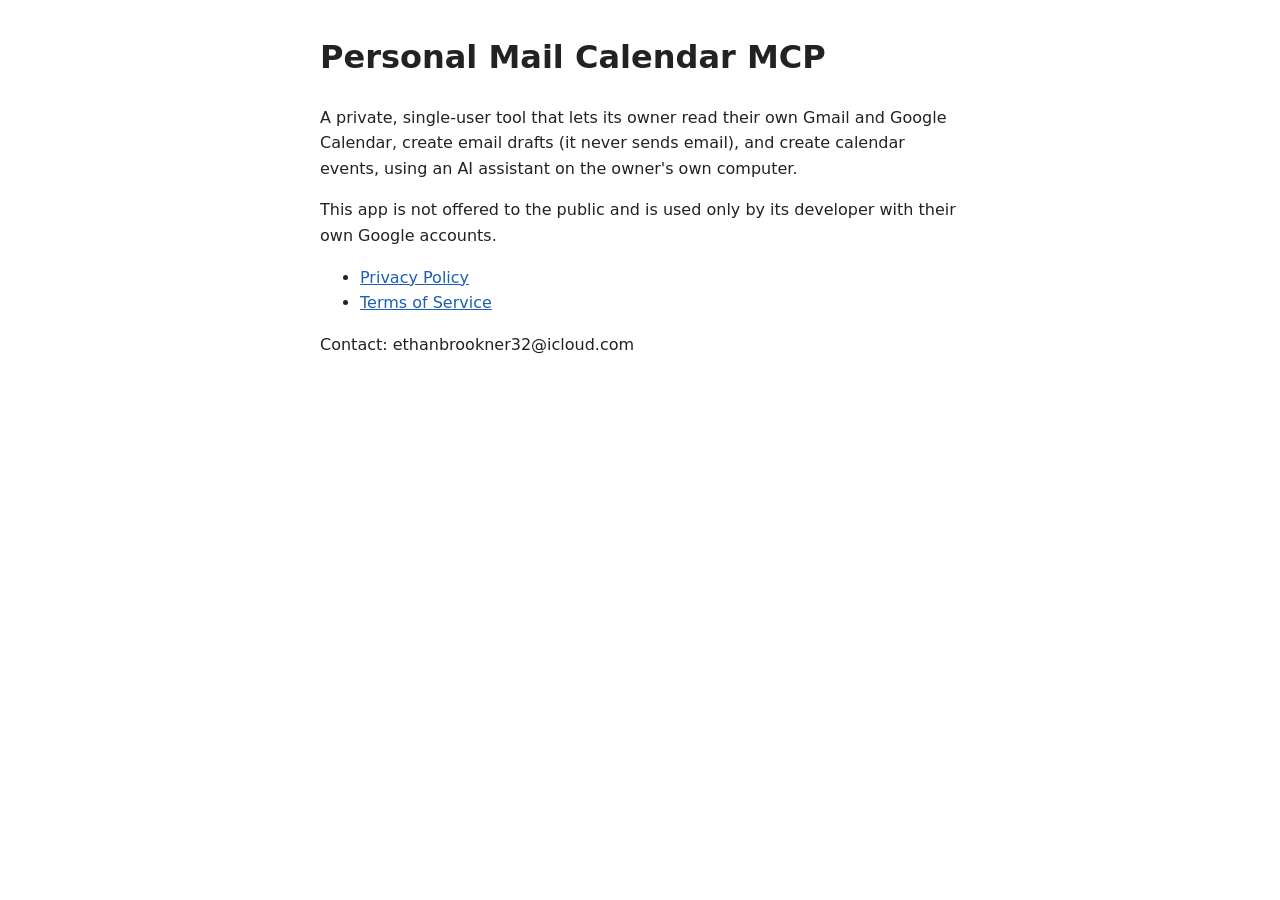
<file: index.html>
<!doctype html><html lang="en"><head><meta charset="utf-8"><meta name="viewport" content="width=device-width,initial-scale=1"><title>Personal Mail Calendar MCP</title><link rel="stylesheet" href="style.css"></head><body><h1>Personal Mail Calendar MCP</h1><p>A private, single-user tool that lets its owner read their own Gmail and Google Calendar, create email drafts (it never sends email), and create calendar events, using an AI assistant on the owner's own computer.</p><p>This app is not offered to the public and is used only by its developer with their own Google accounts.</p><ul><li><a href="privacy.html">Privacy Policy</a></li><li><a href="terms.html">Terms of Service</a></li></ul><p>Contact: ethanbrookner32@icloud.com</p></body></html>
</file>
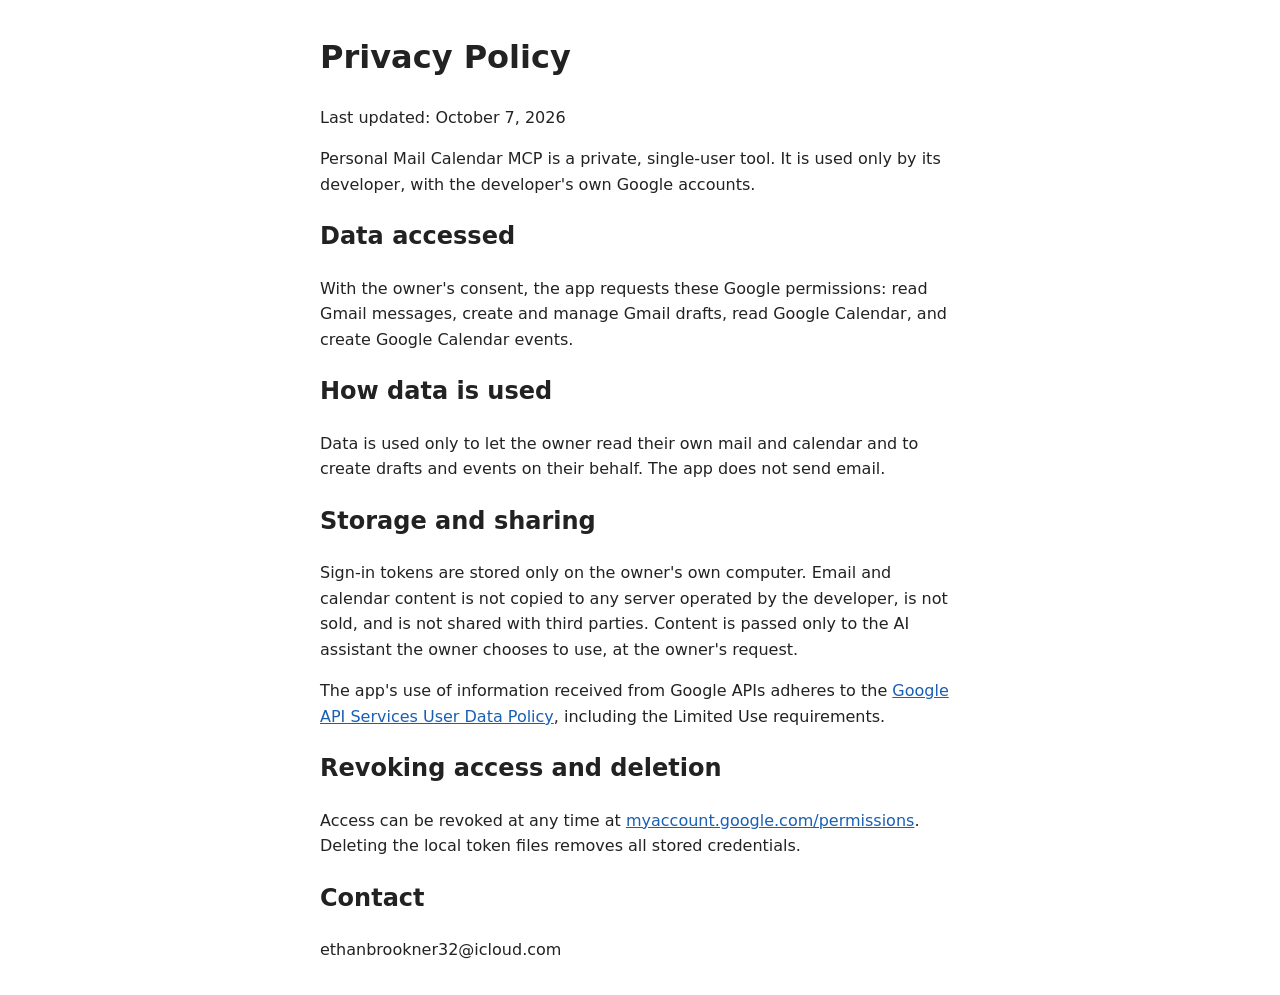
<file: privacy.html>
<!doctype html><html lang="en"><head><meta charset="utf-8"><meta name="viewport" content="width=device-width,initial-scale=1"><title>Privacy Policy - Personal Mail Calendar MCP</title><link rel="stylesheet" href="style.css"></head><body><h1>Privacy Policy</h1><p>Last updated: October 7, 2026</p><p>Personal Mail Calendar MCP is a private, single-user tool. It is used only by its developer, with the developer's own Google accounts.</p><h2>Data accessed</h2><p>With the owner's consent, the app requests these Google permissions: read Gmail messages, create and manage Gmail drafts, read Google Calendar, and create Google Calendar events.</p><h2>How data is used</h2><p>Data is used only to let the owner read their own mail and calendar and to create drafts and events on their behalf. The app does not send email.</p><h2>Storage and sharing</h2><p>Sign-in tokens are stored only on the owner's own computer. Email and calendar content is not copied to any server operated by the developer, is not sold, and is not shared with third parties. Content is passed only to the AI assistant the owner chooses to use, at the owner's request.</p><p>The app's use of information received from Google APIs adheres to the <a href="https://developers.google.com/terms/api-services-user-data-policy">Google API Services User Data Policy</a>, including the Limited Use requirements.</p><h2>Revoking access and deletion</h2><p>Access can be revoked at any time at <a href="https://myaccount.google.com/permissions">myaccount.google.com/permissions</a>. Deleting the local token files removes all stored credentials.</p><h2>Contact</h2><p>ethanbrookner32@icloud.com</p></body></html>
</file>
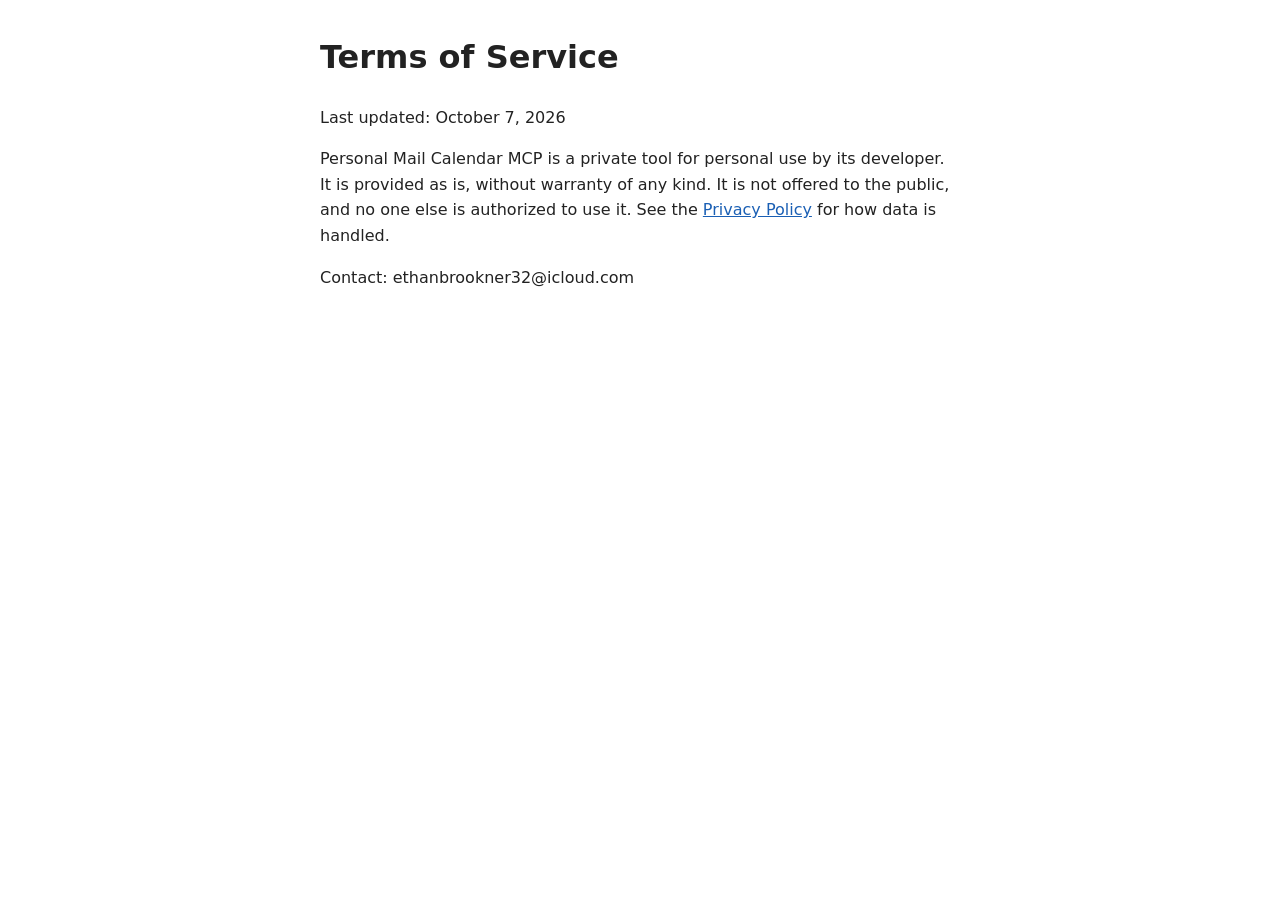
<file: terms.html>
<!doctype html><html lang="en"><head><meta charset="utf-8"><meta name="viewport" content="width=device-width,initial-scale=1"><title>Terms of Service - Personal Mail Calendar MCP</title><link rel="stylesheet" href="style.css"></head><body><h1>Terms of Service</h1><p>Last updated: October 7, 2026</p><p>Personal Mail Calendar MCP is a private tool for personal use by its developer. It is provided as is, without warranty of any kind. It is not offered to the public, and no one else is authorized to use it. See the <a href="privacy.html">Privacy Policy</a> for how data is handled.</p><p>Contact: ethanbrookner32@icloud.com</p></body></html>
</file>
<file: style.css>
body{font-family:system-ui,sans-serif;max-width:640px;margin:2rem auto;padding:0 1rem;line-height:1.6;color:#222} a{color:#1a5fb4}
</file>
